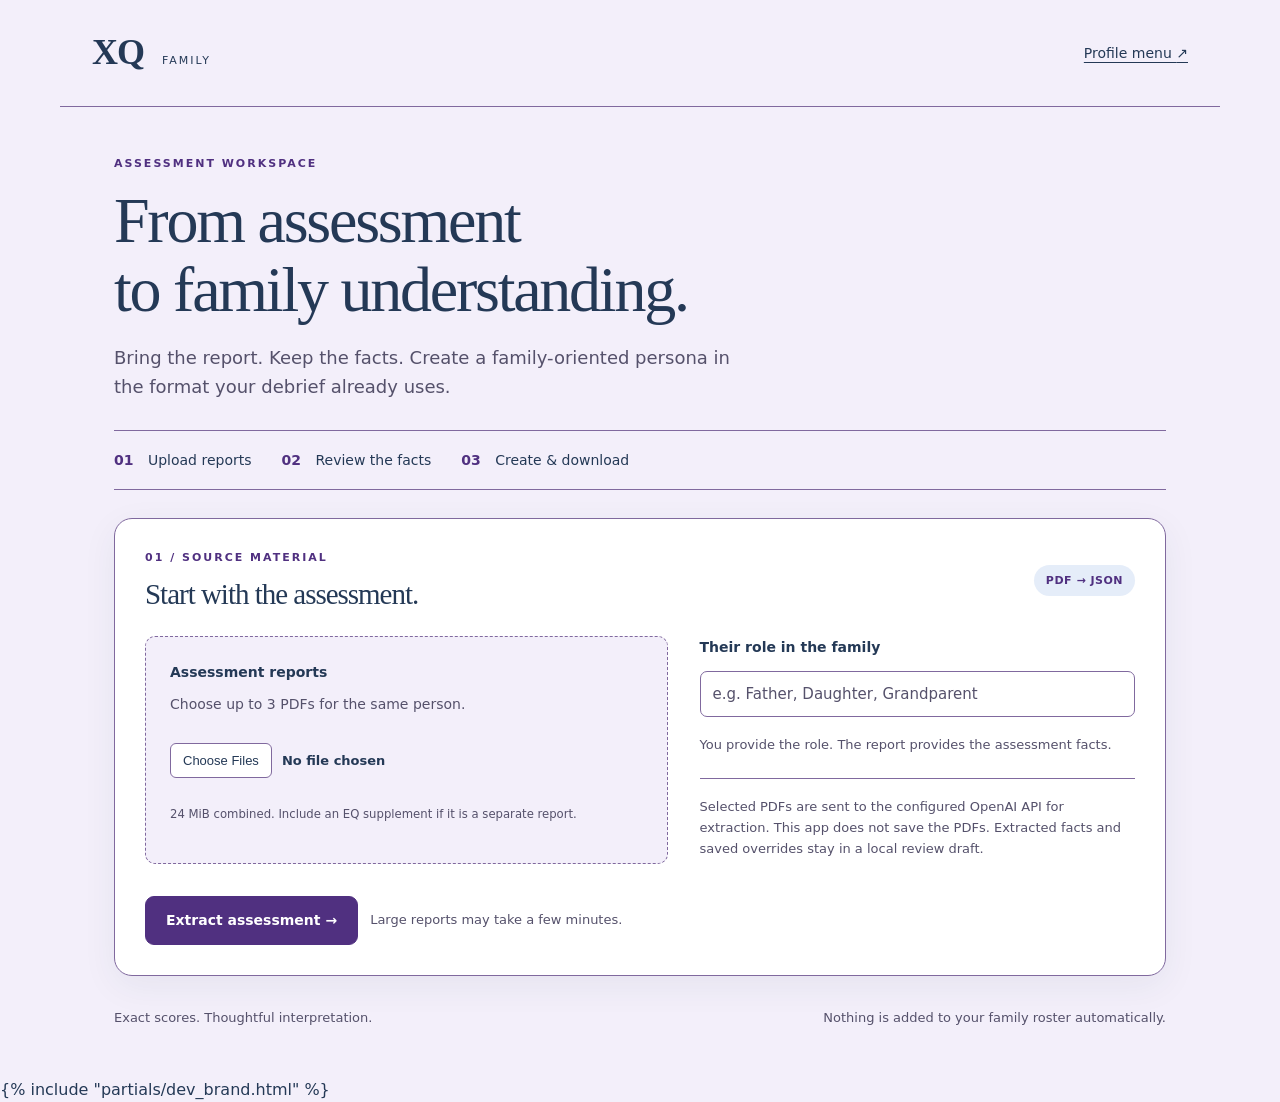
<file: templates/json_maker.html>
<!doctype html>
<html lang="en">
<head>
  <meta charset="utf-8">
  <meta name="viewport" content="width=device-width, initial-scale=1">
  <title>Assessment JSON Maker · XQ Family</title>
  <link rel="stylesheet" href="/static/theme.css">
  <link rel="stylesheet" href="/static/json_maker.css">
  <link rel="stylesheet" href="/static/portal.css">
  <script src="/static/json_maker.js" defer></script>
<link rel="stylesheet" href="/static/dev-brand.css">
</head>
<body>
  <header><a class="brand" href="/profiles">XQ <span>FAMILY</span></a><a href="/profiles">Profile menu <span aria-hidden="true">↗</span></a></header>
  <main>
    <div class="intro"><p class="eyebrow">ASSESSMENT WORKSPACE</p><h1>From assessment<br>to family understanding.</h1><p>Bring the report. Keep the facts. Create a family-oriented persona in the format your debrief already uses.</p></div>
    <ol class="steps" aria-label="Workflow"><li><b>01</b> Upload reports</li><li><b>02</b> Review the facts</li><li><b>03</b> Create & download</li></ol>
    <div id="status" role="status" aria-live="polite"></div>
    <section class="card" aria-labelledby="upload-title">
      <div class="section-heading"><div><p class="eyebrow">01 / SOURCE MATERIAL</p><h2 id="upload-title">Start with the assessment.</h2></div><span class="tag">PDF → JSON</span></div>
      <form id="upload-form"><fieldset id="upload-fields">
        <div class="upload-grid"><label class="file-zone">Assessment reports <span>Choose up to 3 PDFs for the same person.</span><input id="reports" name="reports" type="file" accept="application/pdf,.pdf" multiple required><small>24 MiB combined. Include an EQ supplement if it is a separate report.</small></label>
          <div><label for="family-role">Their role in the family</label><input id="family-role" name="family_role" maxlength="100" placeholder="e.g. Father, Daughter, Grandparent" required><p class="hint">You provide the role. The report provides the assessment facts.</p><p class="privacy">Selected PDFs are sent to the configured OpenAI API for extraction. This app does not save the PDFs. Extracted facts and saved overrides stay in a local review draft.</p></div>
        </div><div class="actions"><button type="submit" id="extract-button">Extract assessment <span aria-hidden="true">→</span></button><span class="hint">Large reports may take a few minutes.</span></div>
      </fieldset></form>
    </section>
    <section id="review-section" class="card" aria-labelledby="review-title" hidden>
      <div class="section-heading"><div><p class="eyebrow">02 / OPERATOR REVIEW</p><h2 id="review-title">Check what the report says.</h2></div><span id="review-badge" class="tag"></span></div>
      <p>Confirm every score against the report. Unknown values stay blank; zero is a real score. Suggestions and family language are generated in the next step.</p>
      <div id="warnings" class="notice" hidden></div>
      <form id="review-form"><fieldset id="review-fields">
        <h3>Person & assessment</h3><div id="identity-fields" class="field-grid"></div>
        <h3>DISC</h3><p class="hint">Natural and Adapted are separate profiles.</p><div id="disc-fields" class="score-grid"></div>
        <h3>Driving Forces</h3><div id="force-fields" class="field-grid"></div><div id="cluster-fields" class="field-grid clusters"></div>
        <h3>Emotional intelligence</h3><p class="hint">Use the person's results, not population norms. Reported Self, Others, and Total Emotional Quotient map to the composites below. Do not calculate or estimate missing composites.</p><div id="eq-fields" class="field-grid"></div>
        <details><summary>Source evidence & report findings</summary><p class="hint">Page references and summaries from all substantive sections are retained in the extraction download. They are not instructions to the generator.</p><div id="evidence"></div><div id="sections"></div></details>
        <div id="missing" class="notice"></div>
        <div id="override-panel" class="override-panel" hidden>
          <h3>Save manual overrides</h3>
          <p class="hint">Enter missing scores or correct any extracted variable above, then enter your operator PIN to save. Generation always uses the saved review.</p>
          <label for="override-pin">Override PIN</label>
          <input id="override-pin" type="password" inputmode="numeric" maxlength="64" autocomplete="off" placeholder="Enter PIN">
          <div class="actions"><button type="button" id="save-overrides">Save changes</button><button type="button" id="reload-review" class="secondary">Reload saved review</button></div>
        </div>
        <p id="override-history" class="hint"></p>
        <label class="confirm"><input type="checkbox" id="reviewed" required> <span>I checked the extracted facts and source warnings. Any missing values are intentionally left blank.</span></label>
        <div class="actions"><button type="submit" id="generate-button" disabled>Generate family JSON</button><button type="button" id="download-extraction" class="secondary">Download reviewed extraction</button></div>
      </fieldset></form>
    </section>
    <section id="result-section" class="card" aria-labelledby="result-title" hidden>
      <div class="section-heading"><div><p class="eyebrow">03 / FAMILY PERSONA</p><h2 id="result-title">Your JSON is ready to review.</h2></div><span id="result-badge" class="tag"></span></div>
      <p id="result-note"></p><p id="family-overview" class="overview"></p>
      <div class="actions"><button id="use-persona" type="button" hidden>Save profile & continue to debrief</button><button id="download-json" type="button">Download persona JSON</button><button id="copy-json" type="button" class="secondary">Copy JSON</button></div>
      <details><summary>View full JSON</summary><pre id="json-preview" tabindex="0"></pre></details>
    </section>
    <footer>Exact scores. Thoughtful interpretation. <span>Nothing is added to your family roster automatically.</span></footer>
  </main>
{% include "partials/dev_brand.html" %}
</body>
</html>
</file>
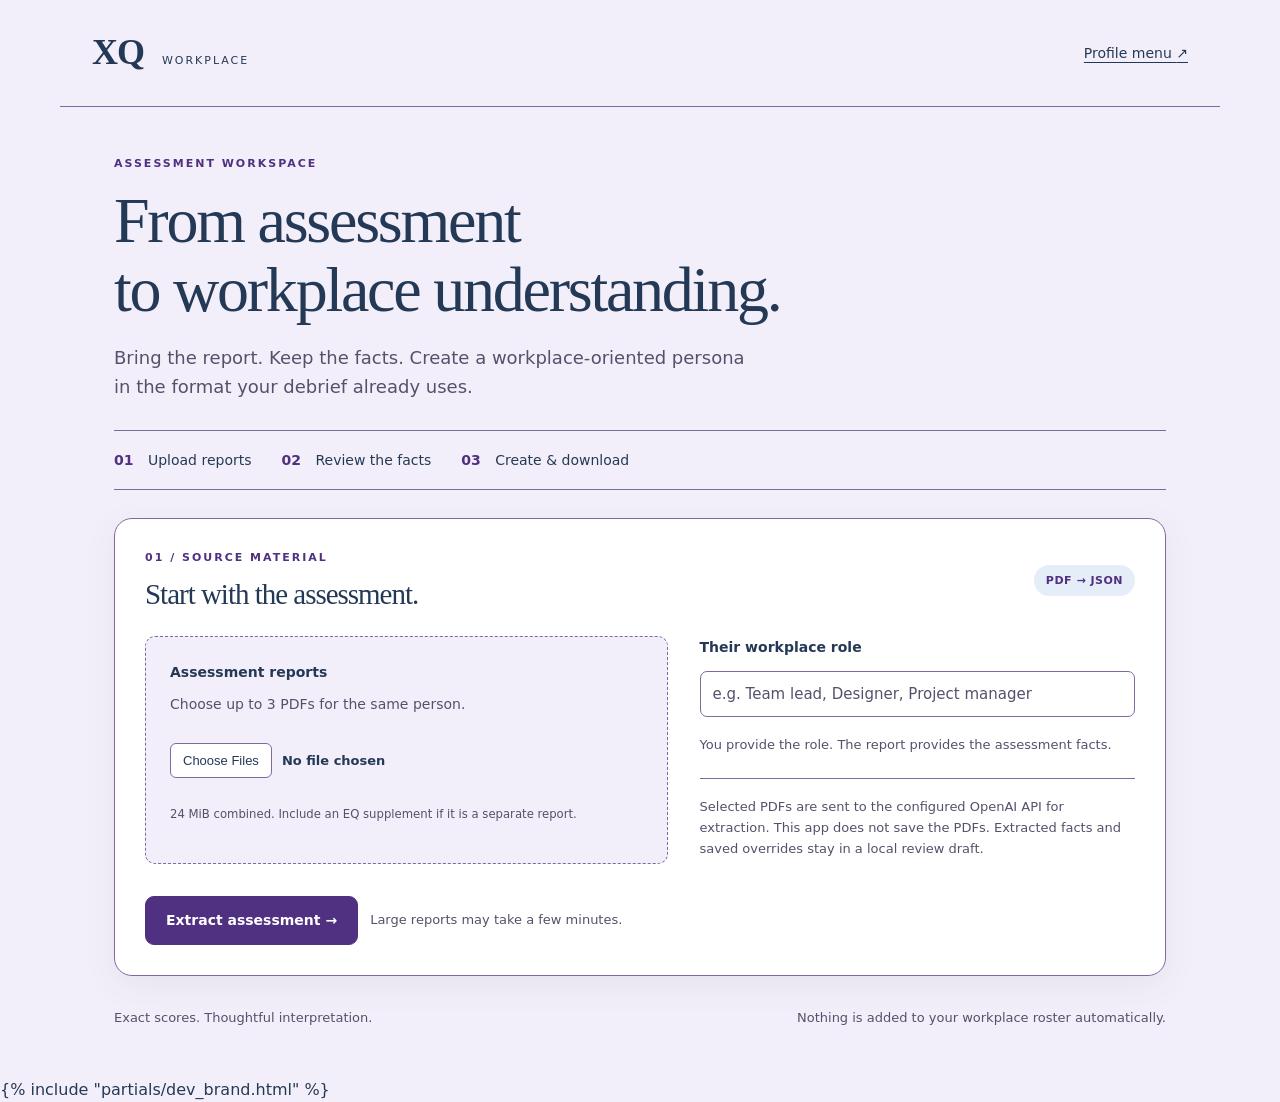
<file: templates/business/json_maker.html>
<!doctype html>
<html lang="en">
<head>
  <meta charset="utf-8">
  <meta name="viewport" content="width=device-width, initial-scale=1">
  <title>Assessment JSON Maker · XQ Workplace</title>
  <link rel="stylesheet" href="/static/theme.css">
  <link rel="stylesheet" href="/static/json_maker.css">
  <link rel="stylesheet" href="/static/portal.css">
  <script src="/static/json_maker.js" defer></script>
<link rel="stylesheet" href="/static/dev-brand.css">
</head>
<body data-experience="business" data-api-base="/business">
  <header><a class="brand" href="/business/">XQ <span>WORKPLACE</span></a><a href="/business/">Profile menu <span aria-hidden="true">↗</span></a></header>
  <main>
    <div class="intro"><p class="eyebrow">ASSESSMENT WORKSPACE</p><h1>From assessment<br>to workplace understanding.</h1><p>Bring the report. Keep the facts. Create a workplace-oriented persona in the format your debrief already uses.</p></div>
    <ol class="steps" aria-label="Workflow"><li><b>01</b> Upload reports</li><li><b>02</b> Review the facts</li><li><b>03</b> Create & download</li></ol>
    <div id="status" role="status" aria-live="polite"></div>
    <section class="card" aria-labelledby="upload-title">
      <div class="section-heading"><div><p class="eyebrow">01 / SOURCE MATERIAL</p><h2 id="upload-title">Start with the assessment.</h2></div><span class="tag">PDF → JSON</span></div>
      <form id="upload-form"><fieldset id="upload-fields">
        <div class="upload-grid"><label class="file-zone">Assessment reports <span>Choose up to 3 PDFs for the same person.</span><input id="reports" name="reports" type="file" accept="application/pdf,.pdf" multiple required><small>24 MiB combined. Include an EQ supplement if it is a separate report.</small></label>
          <div><label for="family-role">Their workplace role</label><input id="family-role" name="family_role" maxlength="100" placeholder="e.g. Team lead, Designer, Project manager" required><p class="hint">You provide the role. The report provides the assessment facts.</p><p class="privacy">Selected PDFs are sent to the configured OpenAI API for extraction. This app does not save the PDFs. Extracted facts and saved overrides stay in a local review draft.</p></div>
        </div><div class="actions"><button type="submit" id="extract-button">Extract assessment <span aria-hidden="true">→</span></button><span class="hint">Large reports may take a few minutes.</span></div>
      </fieldset></form>
    </section>
    <section id="review-section" class="card" aria-labelledby="review-title" hidden>
      <div class="section-heading"><div><p class="eyebrow">02 / OPERATOR REVIEW</p><h2 id="review-title">Check what the report says.</h2></div><span id="review-badge" class="tag"></span></div>
      <p>Confirm every score against the report. Unknown values stay blank; zero is a real score. Suggestions and workplace language are generated in the next step.</p>
      <div id="warnings" class="notice" hidden></div>
      <form id="review-form"><fieldset id="review-fields">
        <h3>Person & assessment</h3><div id="identity-fields" class="field-grid"></div>
        <h3>DISC</h3><p class="hint">Natural and Adapted are separate profiles.</p><div id="disc-fields" class="score-grid"></div>
        <h3>Driving Forces</h3><div id="force-fields" class="field-grid"></div><div id="cluster-fields" class="field-grid clusters"></div>
        <h3>Emotional intelligence</h3><p class="hint">Use your reported results, not population norms. Reported Self, Others, and Total Emotional Quotient map to the composites below. Do not calculate or estimate missing composites.</p><div id="eq-fields" class="field-grid"></div>
        <details><summary>Source evidence & report findings</summary><p class="hint">Page references and summaries from all substantive sections are retained in the extraction download. They are not instructions to the generator.</p><div id="evidence"></div><div id="sections"></div></details>
        <div id="missing" class="notice"></div>
        <div id="override-panel" class="override-panel" hidden>
          <h3>Save manual overrides</h3>
          <p class="hint">Enter missing scores or correct any extracted variable above, then enter your operator PIN to save. Generation always uses the saved review.</p>
          <label for="override-pin">Override PIN</label>
          <input id="override-pin" type="password" inputmode="numeric" maxlength="64" autocomplete="off" placeholder="Enter PIN">
          <div class="actions"><button type="button" id="save-overrides">Save changes</button><button type="button" id="reload-review" class="secondary">Reload saved review</button></div>
        </div>
        <p id="override-history" class="hint"></p>
        <label class="confirm"><input type="checkbox" id="reviewed" required> <span>I checked the extracted facts and source warnings. Any missing values are intentionally left blank.</span></label>
        <div class="actions"><button type="submit" id="generate-button" disabled>Generate workplace JSON</button><button type="button" id="download-extraction" class="secondary">Download reviewed extraction</button></div>
      </fieldset></form>
    </section>
    <section id="result-section" class="card" aria-labelledby="result-title" hidden>
      <div class="section-heading"><div><p class="eyebrow">03 / WORKPLACE PROFILE</p><h2 id="result-title">Your JSON is ready to review.</h2></div><span id="result-badge" class="tag"></span></div>
      <p id="result-note"></p><p id="family-overview" class="overview"></p>
      <div class="actions"><button id="use-persona" type="button" hidden>Save profile & continue to debrief</button><button id="download-json" type="button">Download persona JSON</button><button id="copy-json" type="button" class="secondary">Copy JSON</button></div>
      <details><summary>View full JSON</summary><pre id="json-preview" tabindex="0"></pre></details>
    </section>
    <footer>Exact scores. Thoughtful interpretation. <span>Nothing is added to your workplace roster automatically.</span></footer>
  </main>
{% include "partials/dev_brand.html" %}
</body>
</html>
</file>
<file: static/theme.css>
/* Shared accessible palette for the family workspace. */
:root {
  color-scheme: light;
  --ink: #243956;
  --muted: #55516b;
  --paper: #f3effa;
  --white: #fcfaff;
  --line: #80699e;
  --blue: #244c7a;
  --blue-deep: #17365b;
  --blue-soft: #e5edf9;
  --purple: #503080;
  --purple-soft: #ebe4f5;
  --focus: #663d9a;
}
</file>
<file: static/json_maker.css>
*{box-sizing:border-box}body{margin:0;background:var(--paper);color:var(--ink);font:16px/1.6 system-ui,-apple-system,BlinkMacSystemFont,"Segoe UI",sans-serif}header{max-width:1160px;margin:auto;padding:24px 32px;display:flex;align-items:center;justify-content:space-between;border-bottom:1px solid var(--line)}a{color:var(--ink);text-underline-offset:4px}.brand{text-decoration:none;font-size:26px;font-weight:800;letter-spacing:-1px}.brand span{font-size:12px;letter-spacing:3px;margin-left:10px;font-weight:500}header>a:last-child{font-size:14px}main{max-width:1100px;margin:auto;padding:48px 24px}.intro{max-width:720px}.eyebrow{font-size:11px;font-weight:750;letter-spacing:2px;color:var(--purple);margin:0 0 14px}h1{font-size:clamp(34px,5vw,58px);line-height:1.08;letter-spacing:-2px;font-weight:650;margin:0 0 20px}h2{font-size:26px;letter-spacing:-.7px;line-height:1.2;margin:0}h3{font-size:18px;margin:30px 0 12px}.intro>p:last-child{font-size:18px;color:var(--muted);max-width:640px}.steps{display:flex;gap:30px;list-style:none;padding:18px 0;margin:28px 0;border-block:1px solid var(--line);font-size:14px}.steps b{color:var(--purple);margin-right:10px}.card{background:#fff;border:1px solid var(--line);border-radius:16px;padding:30px;margin:24px 0;box-shadow:0 3px 12px #24395604}.section-heading{display:flex;align-items:center;justify-content:space-between;gap:18px;margin-bottom:24px}.section-heading .eyebrow{margin-bottom:10px}.tag{white-space:nowrap;font-size:11px;font-weight:700;letter-spacing:.5px;background:var(--blue-soft);color:var(--purple);padding:7px 12px;border-radius:30px}.tag.draft{background:#f8edd7;color:#765718}fieldset{border:0;padding:0;margin:0;min-width:0}.upload-grid{display:grid;grid-template-columns:1.2fr 1fr;gap:32px}.file-zone{display:flex;flex-direction:column;gap:10px;background:var(--paper);border:1px dashed var(--line);border-radius:10px;padding:24px}.file-zone span,.file-zone small{font-weight:400;color:var(--muted)}label{display:block;font-size:14px;font-weight:600;margin-bottom:8px}input:not([type=checkbox]),select{width:100%;border:1px solid var(--line);border-radius:7px;font:inherit;font-size:15px;padding:10px 12px;background:white;color:var(--ink);margin:5px 0}input[type=file]{border:0;background:transparent;padding:12px 0;font-size:13px}input::placeholder{color:var(--muted);opacity:1}input::file-selector-button{padding:9px 12px;border:1px solid var(--line);border-radius:6px;background:white;color:var(--ink);cursor:pointer;margin-right:10px}input:focus,select:focus,button:focus-visible,summary:focus-visible,a:focus-visible{outline:3px solid var(--focus);outline-offset:3px}input.missing{border-color:#765718;background:#fffbf1}.hint,.privacy{font-size:13px;color:var(--muted);font-weight:400}.privacy{border-top:1px solid var(--line);padding-top:18px;margin-top:22px}button{font:inherit;font-size:14px;font-weight:650;cursor:pointer;padding:12px 20px;border-radius:7px;border:1px solid var(--purple);background:var(--purple);color:white}button.secondary{background:white;color:var(--purple);border-color:var(--purple)}button:hover:not(:disabled){filter:brightness(.94)}button:disabled{opacity:1;background:var(--purple-soft);color:var(--muted);border-color:var(--line);cursor:not-allowed}.actions{display:flex;align-items:center;flex-wrap:wrap;gap:12px;margin-top:24px}.field-grid{display:grid;grid-template-columns:repeat(3,minmax(0,1fr));gap:16px 20px}.score-grid{display:grid;grid-template-columns:repeat(4,minmax(0,1fr));gap:16px 20px}.field-grid label,.score-grid label{margin:0}.clusters select{min-height:130px}details{border-top:1px solid var(--line);padding-top:18px;margin-top:26px}summary{cursor:pointer;font-weight:600}details p{color:var(--muted)}.notice{border-left:3px solid #765718;background:#fcf6e9;border-radius:4px;padding:14px 18px;margin:20px 0;font-size:14px;color:#6d531f}.notice p{margin:6px 0}.notice ul{padding-left:20px}.notice.success{border-color:var(--purple);background:var(--blue-soft);color:var(--purple)}.confirm{display:flex;gap:10px;align-items:flex-start;font-weight:450;margin-top:24px}.confirm input{margin-top:6px;accent-color:var(--purple)}#status:not(:empty){padding:16px 20px;border:1px solid var(--line);border-radius:8px;background:var(--blue-soft)}#status.error{background:#fff0eb;color:#8a3d28;border-color:#8a3d28}.evidence-item{font-size:13px;padding:10px 0;border-bottom:1px solid var(--line);overflow-wrap:anywhere}.evidence-item strong{display:block}.report-section{padding-top:12px}.report-section h4{margin-bottom:4px}.report-section ul{color:var(--muted);padding-left:20px}.overview{font-size:18px;padding-left:18px;border-left:3px solid var(--purple)}pre{padding:24px;background:var(--blue-deep);color:#f3f6fc;border-radius:8px;max-height:620px;overflow:auto;font-size:13px;line-height:1.6;white-space:pre-wrap;overflow-wrap:anywhere}footer{font-size:13px;color:var(--muted);display:flex;justify-content:space-between;gap:20px;margin-top:32px}[hidden]{display:none!important}fieldset:disabled{opacity:1}@media(max-width:720px){header{padding:18px 20px}main{padding:30px 16px}.card{padding:22px}.upload-grid,.field-grid{grid-template-columns:1fr 1fr}.upload-grid>*,.clusters{grid-column:1/-1}.score-grid{grid-template-columns:repeat(2,minmax(0,1fr))}.steps{gap:14px;font-size:12px}.steps li{flex:1}.steps b{display:block}.section-heading{align-items:flex-start}.tag{white-space:normal;text-align:center}footer{display:block}footer span{display:block;margin-top:8px}}@media(max-width:420px){.field-grid{grid-template-columns:1fr}.section-heading{flex-direction:column}button{width:100%}}

.override-panel{margin:24px 0;padding:20px;background:var(--purple-soft);border:1px solid var(--line);border-radius:10px}.override-panel h3{margin-top:0}#override-pin{max-width:240px}

.upload-grid>*{min-width:0}input[type=file]{min-width:0;max-width:100%;overflow:hidden}
</file>
<file: static/portal.css>
body { background: var(--paper); color: var(--ink); }
header { background: var(--paper); border-bottom: 1px solid var(--line); }
h1,h2 { font-family: Georgia, 'Times New Roman', serif; font-weight: 400; letter-spacing: -.035em; }
h1 { font-size: clamp(36px,5vw,64px); line-height: 1.08; }
h2 { font-size: 29px; }
button { background: var(--purple); border-radius: 9px; }
.card { border-radius: 18px; box-shadow: 0 10px 35px #24395610; }
.brand { font-family: Georgia, serif; font-size: 36px; text-decoration: none; }
.brand span { font: 11px system-ui; letter-spacing: .18em; }
.welcome main { max-width: 1050px; padding-top: 64px; }
.welcome .topbar { display: flex; align-items: center; justify-content: space-between; padding: 20px 6%; }
.welcome .topbar > span { font-size: 13px; color: var(--muted); }
.welcome main > .eyebrow { color: var(--purple); letter-spacing: .2em; }
.welcome main > .actions { margin: 30px 0; }
.welcome .card { padding: 38px; border-left: 5px solid var(--purple); }
.welcome #new-panel { background: var(--blue-soft); }
.welcome select { max-width: 650px; background: var(--white); }
.welcome .hint { color: var(--muted); }
:focus-visible { outline: 3px solid var(--focus); outline-offset: 4px; }
@media(max-width:600px) { .welcome main { padding-top: 30px; } .welcome .card { padding: 24px; } .welcome .topbar > span { display:none; } }
</file>
<file: static/dev-brand.css>
.dev-brand-footer{box-sizing:border-box;display:flex;justify-content:space-between;align-items:center;gap:20px;max-width:1120px;margin:28px auto 0;padding:24px 40px 32px;border-top:1px solid #d8cfe5;font:12px/1.5 system-ui,sans-serif;color:#51486b}.dev-brand-link{display:flex;align-items:center;gap:15px;text-decoration:none;color:inherit}.dev-logo-panel{display:flex;align-items:center;padding:10px 14px;background:#13111a;border-radius:9px;flex:none}.dev-logo-panel img{display:block;width:142px;height:auto;max-width:100%;object-fit:contain}.dev-credit{font-size:10px;letter-spacing:.02em}.dev-credit strong{display:block;font-size:12px;font-weight:600}.dev-product-link{font-size:12px;color:#503080;text-decoration:none;white-space:nowrap}.dev-brand-footer a:focus-visible{outline:3px solid #663d9a;outline-offset:5px}@media(max-width:650px){.dev-brand-footer{padding:22px;margin:20px 18px 0;flex-wrap:wrap}.dev-logo-panel img{width:112px}.dev-credit strong{font-size:11px}.dev-brand-link{gap:12px}}
</file>
